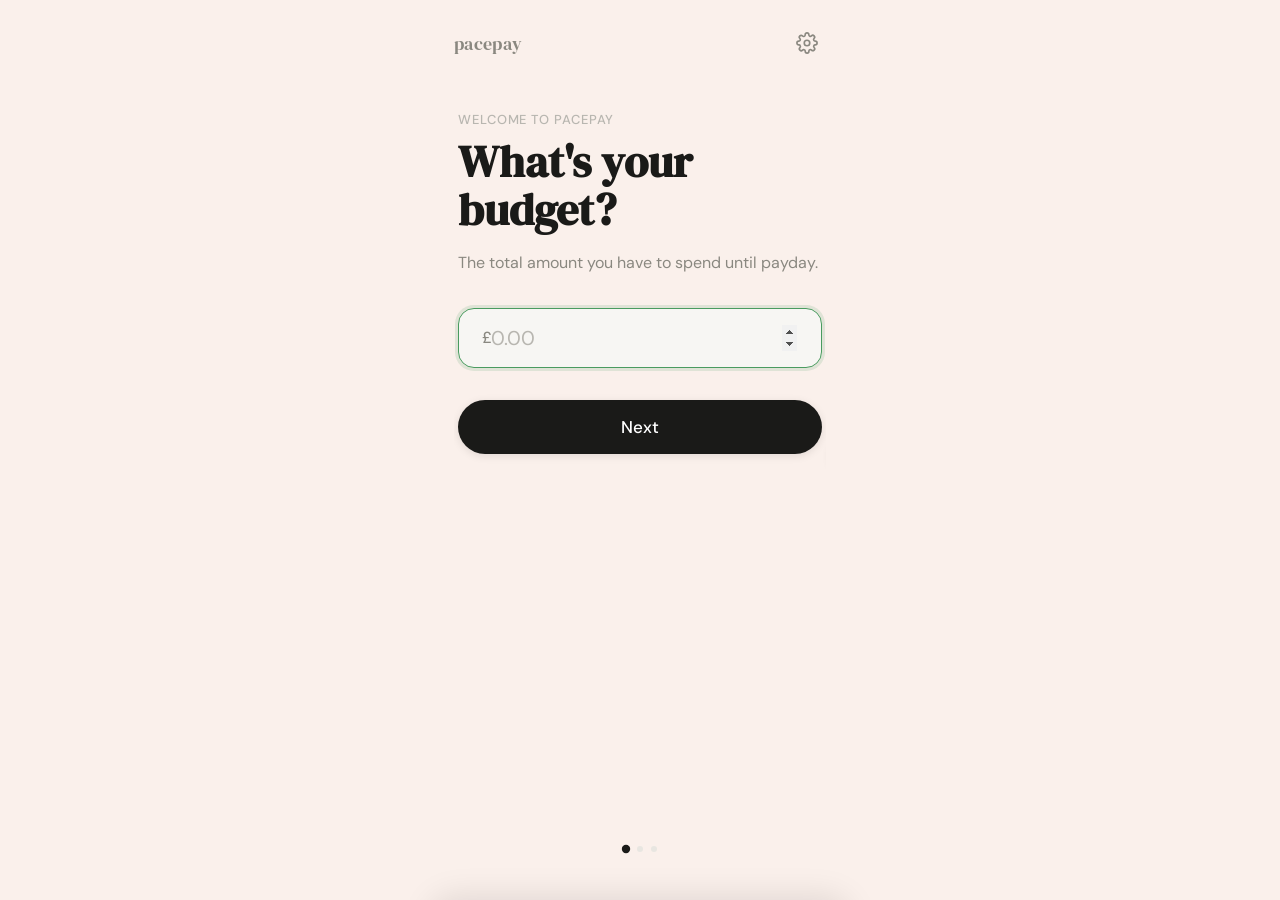
<file: index.html>
<!DOCTYPE html>
<html lang="en">
<head>
  <meta charset="UTF-8" />
  <meta name="viewport" content="width=device-width, initial-scale=1.0, maximum-scale=1.0, user-scalable=no, viewport-fit=cover" />
  <meta name="theme-color" content="#EDF5EE" />
  <meta name="apple-mobile-web-app-capable" content="yes" />
  <meta name="apple-mobile-web-app-status-bar-style" content="black-translucent" />
  <meta name="apple-mobile-web-app-title" content="PacePay" />
  <meta name="mobile-web-app-capable" content="yes" />
  <link rel="manifest" href="manifest.json" />
  <link rel="apple-touch-icon" href="icons/icon-180.png" />
  <link rel="icon" type="image/png" sizes="32x32" href="icons/favicon-32.png" />
  <title>PacePay</title>

  <!-- Fonts -->
  <link rel="preconnect" href="https://fonts.googleapis.com" />
  <link rel="preconnect" href="https://fonts.gstatic.com" crossorigin />
  <link href="https://fonts.googleapis.com/css2?family=DM+Serif+Display&family=DM+Sans:wght@400;500;700&display=swap" rel="stylesheet" />

  <!-- Styles (order matters) -->
  <link rel="stylesheet" href="css/variables.css" />
  <link rel="stylesheet" href="css/base.css" />
  <link rel="stylesheet" href="css/components.css" />
  <link rel="stylesheet" href="css/home.css" />
  <link rel="stylesheet" href="css/settings.css" />
</head>
<body>

  <div class="app-shell">

    <!-- ── Top bar (fixed, bleeds into status bar) ─ -->
    <header class="topbar">
      <span class="topbar__logo">pacepay</span>
      <button id="btn-settings" class="btn btn--icon" aria-label="Settings">
        <!-- Settings icon (inline SVG so no asset dependency) -->
        <svg width="22" height="22" viewBox="0 0 24 24" fill="none" stroke="currentColor" stroke-width="1.8" stroke-linecap="round" stroke-linejoin="round" aria-hidden="true">
          <circle cx="12" cy="12" r="3"/>
          <path d="M19.4 15a1.65 1.65 0 0 0 .33 1.82l.06.06a2 2 0 0 1-2.83 2.83l-.06-.06a1.65 1.65 0 0 0-1.82-.33 1.65 1.65 0 0 0-1 1.51V21a2 2 0 0 1-4 0v-.09A1.65 1.65 0 0 0 9 19.4a1.65 1.65 0 0 0-1.82.33l-.06.06a2 2 0 0 1-2.83-2.83l.06-.06A1.65 1.65 0 0 0 4.68 15a1.65 1.65 0 0 0-1.51-1H3a2 2 0 0 1 0-4h.09A1.65 1.65 0 0 0 4.6 9a1.65 1.65 0 0 0-.33-1.82l-.06-.06a2 2 0 0 1 2.83-2.83l.06.06A1.65 1.65 0 0 0 9 4.68a1.65 1.65 0 0 0 1-1.51V3a2 2 0 0 1 4 0v.09a1.65 1.65 0 0 0 1 1.51 1.65 1.65 0 0 0 1.82-.33l.06-.06a2 2 0 0 1 2.83 2.83l-.06.06A1.65 1.65 0 0 0 19.4 9a1.65 1.65 0 0 0 1.51 1H21a2 2 0 0 1 0 4h-.09a1.65 1.65 0 0 0-1.51 1z"/>
        </svg>
      </button>
    </header>

    <!-- ── Onboarding flow (shown when no budget set) ─ -->
    <section id="onboarding-section" class="onboarding hidden" aria-live="polite">

      <!-- Viewport: clips the sliding steps -->
      <div class="onboarding__viewport">
        <div id="onboarding-track" class="onboarding__track">

          <!-- Step 1 — Budget -->
          <div class="onboarding__step" data-step="1" aria-label="Step 1 of 3">
            <div class="onboarding__eyebrow">Welcome to PacePay</div>
            <h1 class="onboarding__title">What's your<br>budget?</h1>
            <p class="onboarding__body">The total amount you have to spend until payday.</p>

            <div class="input-currency onboarding__input-wrap">
              <span class="input-currency__symbol">£</span>
              <input
                id="ob-budget"
                class="input-field onboarding__input"
                type="number"
                inputmode="decimal"
                placeholder="0.00"
                min="1"
                step="0.01"
                autocomplete="off"
                aria-label="Budget amount in pounds"
              />
            </div>

            <button id="ob-step1-next" class="btn btn--primary onboarding__cta">Next</button>
          </div>

          <!-- Step 2 — Payday date -->
          <div class="onboarding__step" data-step="2" aria-label="Step 2 of 3">
            <div class="onboarding__eyebrow">Almost there</div>
            <h1 class="onboarding__title">When's<br>payday?</h1>
            <p class="onboarding__body">We'll spread your budget evenly across every day until then.</p>

            <input
              id="ob-payday"
              class="input-field onboarding__input"
              type="date"
              aria-label="Payday date"
              style="width:100%; margin-bottom: var(--space-xl)"
            />

            <button id="ob-step2-next" class="btn btn--primary onboarding__cta">Next</button>
            <button class="btn btn--ghost onboarding__back" data-ob-back="1">Back</button>
          </div>

          <!-- Step 3 — Confirm -->
          <div class="onboarding__step" data-step="3" aria-label="Step 3 of 3">
            <div class="onboarding__eyebrow">Looking good</div>
            <h1 class="onboarding__title">You're ready<br>to go</h1>
            <p class="onboarding__body">Here's your daily pace based on what you've told us.</p>

            <div class="onboarding__summary">
              <div class="onboarding__daily-amount" id="ob-daily-preview">£—</div>
              <div class="onboarding__daily-label">per day</div>
              <div class="onboarding__summary-details">
                <span id="ob-summary-days">— days</span>
                <span class="onboarding__summary-dot">·</span>
                <span id="ob-summary-budget">£—</span>
              </div>
            </div>

            <button id="ob-confirm" class="btn btn--primary onboarding__cta">Start tracking</button>
            <button class="btn btn--ghost onboarding__back" data-ob-back="2">Back</button>
          </div>

        </div><!-- /.onboarding__track -->
      </div><!-- /.onboarding__viewport -->

      <!-- Step dots -->
      <div class="onboarding__dots" aria-hidden="true">
        <span class="onboarding__dot is-active" data-dot="1"></span>
        <span class="onboarding__dot" data-dot="2"></span>
        <span class="onboarding__dot" data-dot="3"></span>
      </div>

    </section>

    <!-- ── Payday reset screen ──────────────────── -->
    <section id="reset-section" class="reset hidden">

      <div class="reset__header">
        <div class="reset__eyebrow">Payday</div>
        <h1 class="reset__title">Nice work<br>this period.</h1>
        <p class="reset__body">Here's how you did.</p>
      </div>

      <div class="reset__stat-card">
        <div class="reset__stat-label">Average daily spend</div>
        <div class="reset__stat-value" id="reset-avg-spend">£—</div>
        <div class="reset__stat-sub">
          <span id="reset-remaining-label">£— left over</span>
        </div>
      </div>

      <div class="reset__actions">
        <button id="btn-reset-fresh" class="btn btn--primary">Start fresh</button>
        <button id="btn-reset-rollover" class="btn btn--ghost reset__rollover-btn">Roll over remaining balance</button>
      </div>

    </section>

    <!-- ── New period form (shown after choosing fresh/rollover) ── -->
    <section id="new-period-section" class="new-period hidden">

      <div class="reset__eyebrow" id="new-period-eyebrow">New period</div>
      <h1 class="reset__title">When's your<br>next payday?</h1>

      <div class="new-period__fields">
        <label class="new-period__label" for="np-end-date">Payday date</label>
        <input
          id="np-end-date"
          class="input-field"
          type="date"
          aria-label="New payday date"
          style="margin-bottom: var(--space-lg)"
        />

        <label class="new-period__label" for="np-budget">Budget <span class="new-period__optional">(optional — leave to keep the same)</span></label>
        <div class="input-currency" style="margin-bottom: var(--space-xl)">
          <span class="input-currency__symbol">£</span>
          <input
            id="np-budget"
            class="input-field"
            type="number"
            inputmode="decimal"
            placeholder="0.00"
            min="1"
            step="0.01"
            autocomplete="off"
            aria-label="New budget amount"
          />
        </div>
      </div>

      <button id="btn-new-period-confirm" class="btn btn--primary">Let's go</button>
      <button id="btn-new-period-back" class="btn btn--ghost" style="width:100%; margin-top: var(--space-sm)">Back</button>

    </section>

    <!-- ── Main screen (shown when onboarded) ──── -->
    <main id="main-section" class="hidden">

      <p id="days-label" class="days-label">— days remaining</p>

      <!-- Hero: daily amount -->
      <section class="hero">
        <p class="hero__label">per day remaining</p>
        <h1 id="hero-amount" class="hero__amount">£—</h1>
        <div class="hero__status">
          <span id="status-pill" class="status-pill">—</span>
        </div>
      </section>

      <!-- Add spend row -->
      <div class="spend-row">
        <button id="btn-add-spend" class="btn btn--primary">Add spend</button>
      </div>

    </main>

  </div><!-- /.app-shell -->


  <!-- ── Overlay ───────────────────────────────── -->
  <div id="overlay" class="overlay" aria-hidden="true"></div>


  <!-- ── Add Spend Sheet ───────────────────────── -->
  <div id="sheet-spend" class="sheet" role="dialog" aria-modal="true" aria-labelledby="sheet-spend-title">
    <div class="sheet__handle"></div>
    <h2 id="sheet-spend-title" class="sheet__title">How much did you spend?</h2>

    <div class="input-currency" style="margin-bottom: var(--space-xl)">
      <span class="input-currency__symbol">£</span>
      <input
        id="spend-input"
        class="input-field"
        type="number"
        inputmode="decimal"
        placeholder="0.00"
        min="0"
        step="0.01"
        autocomplete="off"
      />
    </div>

    <button id="btn-spend-confirm" class="btn btn--primary">Add spend</button>

    <button
      data-close-sheet="sheet-spend"
      class="btn btn--ghost"
      style="margin-top: var(--space-md); width: 100%"
    >Cancel</button>
  </div>


  <!-- ── Settings panel (slides in from right) ── -->
  <div id="settings-panel" class="settings-panel" aria-label="Settings">

    <div class="settings-panel__inner">
      <div class="settings-page">

        <header class="settings-page__header">
          <button id="btn-back" class="btn btn--icon" aria-label="Back">
            <svg width="22" height="22" viewBox="0 0 24 24" fill="none" stroke="currentColor" stroke-width="1.8" stroke-linecap="round" stroke-linejoin="round">
              <polyline points="15 18 9 12 15 6"/>
            </svg>
          </button>
          <h1 class="settings-page__title">Settings</h1>
        </header>

        <section class="settings-section">
          <p class="settings-section__label">Budget period</p>
          <div class="settings-section__rows">
            <div class="settings-row" id="row-budget">
              <span class="settings-row__label">Starting budget</span>
              <span class="settings-row__value" id="val-budget">—</span>
              <svg class="settings-row__chevron" width="16" height="16" viewBox="0 0 24 24" fill="none" stroke="currentColor" stroke-width="2" stroke-linecap="round" stroke-linejoin="round"><polyline points="9 18 15 12 9 6"/></svg>
            </div>
            <div class="settings-row" id="row-start-date">
              <span class="settings-row__label">Start date</span>
              <span class="settings-row__value" id="val-start-date">—</span>
              <svg class="settings-row__chevron" width="16" height="16" viewBox="0 0 24 24" fill="none" stroke="currentColor" stroke-width="2" stroke-linecap="round" stroke-linejoin="round"><polyline points="9 18 15 12 9 6"/></svg>
            </div>
            <div class="settings-row" id="row-end-date">
              <span class="settings-row__label">Payday / end date</span>
              <span class="settings-row__value" id="val-end-date">—</span>
              <svg class="settings-row__chevron" width="16" height="16" viewBox="0 0 24 24" fill="none" stroke="currentColor" stroke-width="2" stroke-linecap="round" stroke-linejoin="round"><polyline points="9 18 15 12 9 6"/></svg>
            </div>
            <div class="settings-row" id="row-remaining">
              <span class="settings-row__label">Current remaining</span>
              <span class="settings-row__value" id="val-remaining">—</span>
              <svg class="settings-row__chevron" width="16" height="16" viewBox="0 0 24 24" fill="none" stroke="currentColor" stroke-width="2" stroke-linecap="round" stroke-linejoin="round"><polyline points="9 18 15 12 9 6"/></svg>
            </div>
          </div>
        </section>

        <section class="settings-section">
          <p class="settings-section__label">Pace thresholds</p>
          <div class="settings-section__rows">
            <div class="settings-row" id="row-warn">
              <span class="settings-row__label">Warning level</span>
              <span class="settings-row__value" id="val-warn">—/day</span>
              <svg class="settings-row__chevron" width="16" height="16" viewBox="0 0 24 24" fill="none" stroke="currentColor" stroke-width="2" stroke-linecap="round" stroke-linejoin="round"><polyline points="9 18 15 12 9 6"/></svg>
            </div>
            <div class="settings-row" id="row-danger">
              <span class="settings-row__label">Danger level</span>
              <span class="settings-row__value" id="val-danger">—/day</span>
              <svg class="settings-row__chevron" width="16" height="16" viewBox="0 0 24 24" fill="none" stroke="currentColor" stroke-width="2" stroke-linecap="round" stroke-linejoin="round"><polyline points="9 18 15 12 9 6"/></svg>
            </div>
          </div>
        </section>

        <section class="settings-section">
          <p class="settings-section__label">Spend history</p>
          <div id="spend-list-container">
            <p class="text-subtle" style="padding: var(--space-sm)">No spends recorded yet.</p>
          </div>
          <button id="btn-add-backdated" class="btn btn--ghost" style="margin-top: var(--space-sm); padding-left: 0">
            + Add spend for a previous date
          </button>
        </section>

        <section class="settings-section">
          <p class="settings-section__label">Notifications</p>
          <div class="settings-section__rows">
            <div class="settings-row" id="row-notifications">
              <span class="settings-row__label">Daily reminders</span>
              <span class="settings-row__value" id="val-notifications">Off</span>
              <svg class="settings-row__chevron" width="16" height="16" viewBox="0 0 24 24" fill="none" stroke="currentColor" stroke-width="2" stroke-linecap="round" stroke-linejoin="round"><polyline points="9 18 15 12 9 6"/></svg>
            </div>
          </div>
          <p class="settings-section__hint">7am daily budget · 7pm log reminder</p>
        </section>

        <section class="settings-section">
          <p class="settings-section__label">Add funds</p>
          <div class="settings-section__rows">
            <div class="settings-row" id="row-add-funds">
              <span class="settings-row__label">Add funds to budget</span>
              <svg class="settings-row__chevron" width="16" height="16" viewBox="0 0 24 24" fill="none" stroke="currentColor" stroke-width="2" stroke-linecap="round" stroke-linejoin="round"><polyline points="9 18 15 12 9 6"/></svg>
            </div>
          </div>
        </section>

        <section class="settings-section">
          <p class="settings-section__label">Reset</p>
          <div class="settings-section__rows">
            <div class="settings-row settings-row--danger" id="row-reset">
              <span class="settings-row__label">Reset budget period</span>
              <svg class="settings-row__chevron" width="16" height="16" viewBox="0 0 24 24" fill="none" stroke="currentColor" stroke-width="2" stroke-linecap="round" stroke-linejoin="round"><polyline points="9 18 15 12 9 6"/></svg>
            </div>
          </div>
        </section>

      </div><!-- /.settings-page -->
    </div><!-- /.settings-panel__inner -->

    <!-- Edit sheet -->
    <div id="sheet-edit" class="sheet" role="dialog" aria-modal="true" aria-labelledby="sheet-edit-title">
      <div class="sheet__handle"></div>
      <h2 id="sheet-edit-title" class="sheet__title">Edit</h2>
      <div class="input-currency" id="edit-currency-wrap" style="margin-bottom: var(--space-xl)">
        <span class="input-currency__symbol">£</span>
        <input id="edit-input" class="input-field" type="number" inputmode="decimal" autocomplete="off" />
      </div>
      <input id="edit-date-input" class="input-field hidden" type="date" style="margin-bottom: var(--space-xl)" />
      <button id="btn-edit-confirm" class="btn btn--primary">Save</button>
      <button data-close-sheet="sheet-edit" class="btn btn--ghost" style="margin-top: var(--space-md); width: 100%">Cancel</button>
    </div>

    <!-- Backdated spend sheet -->
    <div id="sheet-backdated" class="sheet" role="dialog" aria-modal="true" aria-labelledby="sheet-backdated-title">
      <div class="sheet__handle"></div>
      <h2 id="sheet-backdated-title" class="sheet__title">Add a past spend</h2>
      <label class="new-period__label" for="bd-date" style="display:block; margin-bottom: var(--space-sm)">Date</label>
      <input id="bd-date" class="input-field" type="date" style="margin-bottom: var(--space-xl)" />
      <label class="new-period__label" for="bd-amount" style="display:block; margin-bottom: var(--space-sm)">Amount</label>
      <div class="input-currency" style="margin-bottom: var(--space-xl)">
        <span class="input-currency__symbol">£</span>
        <input id="bd-amount" class="input-field" type="number" inputmode="decimal" placeholder="0.00" min="0.01" step="0.01" autocomplete="off" />
      </div>
      <button id="btn-backdated-confirm" class="btn btn--primary">Add spend</button>
      <button data-close-sheet="sheet-backdated" class="btn btn--ghost" style="margin-top: var(--space-md); width: 100%">Cancel</button>
    </div>

    <!-- Add funds sheet -->
    <div id="sheet-add-funds" class="sheet" role="dialog" aria-modal="true" aria-labelledby="sheet-add-funds-title">
      <div class="sheet__handle"></div>
      <h2 id="sheet-add-funds-title" class="sheet__title">Add funds</h2>
      <p style="font-size: var(--size-small); color: var(--colour-text-muted); margin-bottom: var(--space-xl); margin-top: calc(-1 * var(--space-md))">Gift, savings top-up, or anything extra.</p>
      <div class="input-currency" style="margin-bottom: var(--space-xl)">
        <span class="input-currency__symbol">£</span>
        <input id="add-funds-input" class="input-field" type="number" inputmode="decimal" placeholder="0.00" min="0.01" step="0.01" autocomplete="off" />
      </div>
      <button id="btn-add-funds-confirm" class="btn btn--primary">Add to budget</button>
      <button data-close-sheet="sheet-add-funds" class="btn btn--ghost" style="margin-top: var(--space-md); width: 100%">Cancel</button>
    </div>

    <!-- Overlay for sheets inside settings panel -->
    <div id="settings-overlay" class="overlay" aria-hidden="true"></div>

  </div><!-- /#settings-panel -->


  <!-- ── Scripts ───────────────────────────────── -->
  <script src="js/state.js"></script>
  <script src="js/ui.js"></script>
  <script src="js/notifications.js"></script>
  <script src="js/app.js"></script>
  <script src="js/settings.js"></script>

</body>
</html>
</file>
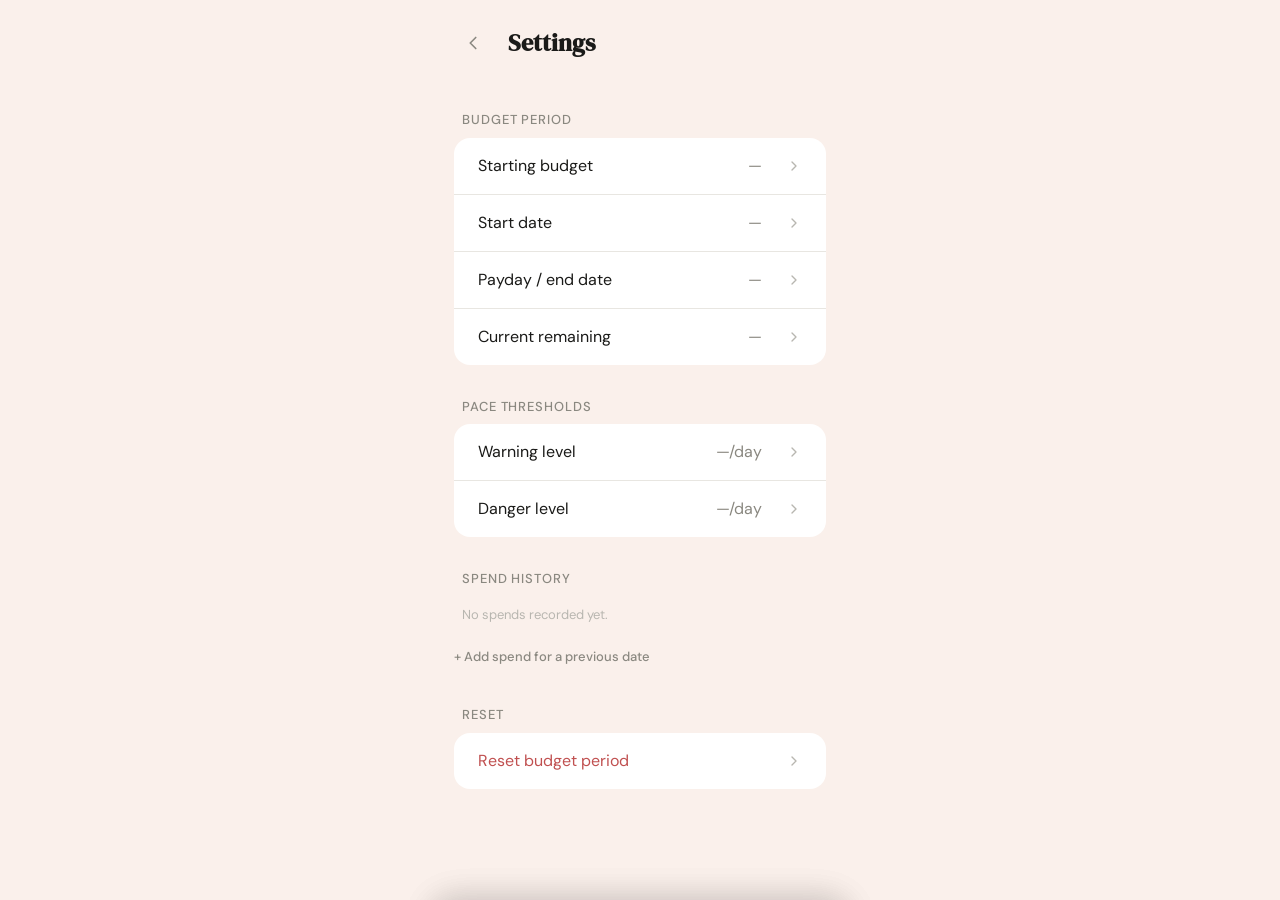
<file: settings.html>
<!DOCTYPE html>
<html lang="en">
<head>
  <meta charset="UTF-8" />
  <meta name="viewport" content="width=device-width, initial-scale=1.0, maximum-scale=1.0, user-scalable=no, viewport-fit=cover" />
  <meta name="theme-color" content="#EDF5EE" />
  <meta name="apple-mobile-web-app-capable" content="yes" />
  <meta name="apple-mobile-web-app-status-bar-style" content="black-translucent" />
  <meta name="apple-mobile-web-app-title" content="PacePay" />
  <meta name="mobile-web-app-capable" content="yes" />
  <link rel="manifest" href="manifest.json" />
  <link rel="apple-touch-icon" href="icons/icon-180.png" />
  <link rel="icon" type="image/png" sizes="32x32" href="icons/favicon-32.png" />
  <title>Settings — PacePay</title>

  <link rel="preconnect" href="https://fonts.googleapis.com" />
  <link rel="preconnect" href="https://fonts.gstatic.com" crossorigin />
  <link href="https://fonts.googleapis.com/css2?family=DM+Serif+Display&family=DM+Sans:wght@400;500;700&display=swap" rel="stylesheet" />

  <link rel="stylesheet" href="css/variables.css" />
  <link rel="stylesheet" href="css/base.css" />
  <link rel="stylesheet" href="css/components.css" />
  <link rel="stylesheet" href="css/settings.css" />
</head>
<body>

  <div class="app-shell">

    <div class="settings-page">

      <!-- Header -->
      <header class="settings-page__header">
        <button id="btn-back" class="btn btn--icon" aria-label="Back">
          <svg width="22" height="22" viewBox="0 0 24 24" fill="none" stroke="currentColor" stroke-width="1.8" stroke-linecap="round" stroke-linejoin="round">
            <polyline points="15 18 9 12 15 6"/>
          </svg>
        </button>
        <h1 class="settings-page__title">Settings</h1>
      </header>

      <!-- Section: Budget period -->
      <section class="settings-section">
        <p class="settings-section__label">Budget period</p>
        <div class="settings-section__rows">

          <div class="settings-row" id="row-budget">
            <span class="settings-row__label">Starting budget</span>
            <span class="settings-row__value" id="val-budget">—</span>
            <svg class="settings-row__chevron" width="16" height="16" viewBox="0 0 24 24" fill="none" stroke="currentColor" stroke-width="2" stroke-linecap="round" stroke-linejoin="round"><polyline points="9 18 15 12 9 6"/></svg>
          </div>

          <div class="settings-row" id="row-start-date">
            <span class="settings-row__label">Start date</span>
            <span class="settings-row__value" id="val-start-date">—</span>
            <svg class="settings-row__chevron" width="16" height="16" viewBox="0 0 24 24" fill="none" stroke="currentColor" stroke-width="2" stroke-linecap="round" stroke-linejoin="round"><polyline points="9 18 15 12 9 6"/></svg>
          </div>

          <div class="settings-row" id="row-end-date">
            <span class="settings-row__label">Payday / end date</span>
            <span class="settings-row__value" id="val-end-date">—</span>
            <svg class="settings-row__chevron" width="16" height="16" viewBox="0 0 24 24" fill="none" stroke="currentColor" stroke-width="2" stroke-linecap="round" stroke-linejoin="round"><polyline points="9 18 15 12 9 6"/></svg>
          </div>

          <div class="settings-row" id="row-remaining">
            <span class="settings-row__label">Current remaining</span>
            <span class="settings-row__value" id="val-remaining">—</span>
            <svg class="settings-row__chevron" width="16" height="16" viewBox="0 0 24 24" fill="none" stroke="currentColor" stroke-width="2" stroke-linecap="round" stroke-linejoin="round"><polyline points="9 18 15 12 9 6"/></svg>
          </div>

        </div>
      </section>

      <!-- Section: Thresholds -->
      <section class="settings-section">
        <p class="settings-section__label">Pace thresholds</p>
        <div class="settings-section__rows">

          <div class="settings-row" id="row-warn">
            <span class="settings-row__label">Warning level</span>
            <span class="settings-row__value" id="val-warn">—/day</span>
            <svg class="settings-row__chevron" width="16" height="16" viewBox="0 0 24 24" fill="none" stroke="currentColor" stroke-width="2" stroke-linecap="round" stroke-linejoin="round"><polyline points="9 18 15 12 9 6"/></svg>
          </div>

          <div class="settings-row" id="row-danger">
            <span class="settings-row__label">Danger level</span>
            <span class="settings-row__value" id="val-danger">—/day</span>
            <svg class="settings-row__chevron" width="16" height="16" viewBox="0 0 24 24" fill="none" stroke="currentColor" stroke-width="2" stroke-linecap="round" stroke-linejoin="round"><polyline points="9 18 15 12 9 6"/></svg>
          </div>

        </div>
      </section>

      <!-- Section: Spend history -->
      <section class="settings-section">
        <p class="settings-section__label">Spend history</p>
        <div id="spend-list-container">
          <!-- Populated by settings.js -->
          <p class="text-subtle" style="padding: var(--space-sm)">No spends recorded yet.</p>
        </div>
        <button id="btn-add-backdated" class="btn btn--ghost" style="margin-top: var(--space-sm); padding-left: 0">
          + Add spend for a previous date
        </button>
      </section>

      <!-- Section: Danger zone -->
      <section class="settings-section">
        <p class="settings-section__label">Reset</p>
        <div class="settings-section__rows">
          <div class="settings-row settings-row--danger" id="row-reset">
            <span class="settings-row__label">Reset budget period</span>
            <svg class="settings-row__chevron" width="16" height="16" viewBox="0 0 24 24" fill="none" stroke="currentColor" stroke-width="2" stroke-linecap="round" stroke-linejoin="round"><polyline points="9 18 15 12 9 6"/></svg>
          </div>
        </div>
      </section>

    </div><!-- /.settings-page -->
  </div><!-- /.app-shell -->


  <!-- ── Overlay ───────────────────────────────── -->
  <div id="overlay" class="overlay" aria-hidden="true"></div>


  <!-- ── Edit field sheet (reused for all single-value edits) ── -->
  <div id="sheet-edit" class="sheet" role="dialog" aria-modal="true" aria-labelledby="sheet-edit-title">
    <div class="sheet__handle"></div>
    <h2 id="sheet-edit-title" class="sheet__title">Edit</h2>

    <div class="input-currency" id="edit-currency-wrap" style="margin-bottom: var(--space-xl)">
      <span class="input-currency__symbol">£</span>
      <input id="edit-input" class="input-field" type="number" inputmode="decimal" autocomplete="off" />
    </div>

    <input id="edit-date-input" class="input-field hidden" type="date" style="margin-bottom: var(--space-xl)" />

    <button id="btn-edit-confirm" class="btn btn--primary">Save</button>
    <button data-close-sheet="sheet-edit" class="btn btn--ghost" style="margin-top: var(--space-md); width: 100%">Cancel</button>
  </div>


  <!-- ── Backdated spend sheet ───────────────── -->
  <div id="sheet-backdated" class="sheet" role="dialog" aria-modal="true" aria-labelledby="sheet-backdated-title">
    <div class="sheet__handle"></div>
    <h2 id="sheet-backdated-title" class="sheet__title">Add a past spend</h2>

    <label class="new-period__label" for="bd-date" style="display:block; margin-bottom: var(--space-sm)">Date</label>
    <input id="bd-date" class="input-field" type="date" style="margin-bottom: var(--space-xl)" />

    <label class="new-period__label" for="bd-amount" style="display:block; margin-bottom: var(--space-sm)">Amount</label>
    <div class="input-currency" style="margin-bottom: var(--space-xl)">
      <span class="input-currency__symbol">£</span>
      <input id="bd-amount" class="input-field" type="number" inputmode="decimal" placeholder="0.00" min="0.01" step="0.01" autocomplete="off" />
    </div>

    <button id="btn-backdated-confirm" class="btn btn--primary">Add spend</button>
    <button data-close-sheet="sheet-backdated" class="btn btn--ghost" style="margin-top: var(--space-md); width: 100%">Cancel</button>
  </div>


  <script src="js/state.js"></script>
  <script src="js/ui.js"></script>
  <script src="js/settings.js"></script>

</body>
</html>
</file>
<file: css/variables.css>
/* ============================================
   PACEPAY — Design Tokens & CSS Variables
   ============================================ */

:root {

  /* --- Colour: Neutral Base --- */
  --colour-bg:           #F7F6F3;
  --colour-surface:      #FFFFFF;
  --colour-border:       #E8E6E1;
  --colour-text-primary: #1A1A18;
  --colour-text-muted:   #8A8880;
  --colour-text-subtle:  #B8B6B0;

  /* --- Colour: Pace States (gentle, not alarming) --- */
  --colour-green-bg:     #EDF5EE;
  --colour-green-accent: #4A9B5F;
  --colour-green-text:   #2D6B3E;

  --colour-amber-bg:     #FDF5E8;
  --colour-amber-accent: #C9892A;
  --colour-amber-text:   #7A520F;

  --colour-red-bg:       #FCEEEE;
  --colour-red-accent:   #C05050;
  --colour-red-text:     #7A2A2A;

  /* --- App background (fixed, never changes) --- */
  --app-bg:              #FAF0EB;

  /* --- Active state (accent/text only — bg no longer changes) --- */
  --pace-bg:             var(--app-bg);
  --pace-accent:         var(--colour-green-accent);
  --pace-text:           var(--colour-green-text);

  /* --- Typography --- */
  --font-display:  'DM Serif Display', Georgia, serif;
  --font-body:     'DM Sans', system-ui, sans-serif;

  --size-daily:    4rem;     /* big central number */
  --size-label:    0.875rem;
  --size-body:     1rem;
  --size-small:    0.8125rem;

  --weight-normal: 400;
  --weight-medium: 500;
  --weight-bold:   700;

  /* --- Spacing --- */
  --space-xs:  0.25rem;
  --space-sm:  0.5rem;
  --space-md:  1rem;
  --space-lg:  1.5rem;
  --space-xl:  2rem;
  --space-2xl: 3rem;
  --space-3xl: 4rem;

  /* --- Layout --- */
  --max-width:     420px;
  --radius-sm:     8px;
  --radius-md:     16px;
  --radius-lg:     24px;
  --radius-full:   999px;

  /* --- Shadow --- */
  --shadow-card:   0 2px 16px rgba(0,0,0,0.06), 0 1px 4px rgba(0,0,0,0.04);
  --shadow-button: 0 2px 8px rgba(0,0,0,0.10);

  /* --- Motion --- */
  --ease-out:      cubic-bezier(0.22, 1, 0.36, 1);
  --duration-fast: 150ms;
  --duration-base: 280ms;
  --duration-slow: 500ms;
}
</file>
<file: css/base.css>
/* ============================================
   PACEPAY — Reset & Base
   ============================================ */

*, *::before, *::after {
  box-sizing: border-box;
  margin: 0;
  padding: 0;
}

html, body {
  background-color: #FAF0EB;
}

html {
  font-size: 16px;
  -webkit-text-size-adjust: 100%;
  height: 100%;
  overflow: hidden;
}

body {
  font-family: var(--font-body);
  font-size: var(--size-body);
  font-weight: var(--weight-normal);
  color: var(--colour-text-primary);
  height: 100%;
  overflow: hidden;
  line-height: 1.5;
  -webkit-font-smoothing: antialiased;
  -moz-osx-font-smoothing: grayscale;
}

/* Utility: screen-reader only */
.sr-only {
  position: absolute;
  width: 1px;
  height: 1px;
  overflow: hidden;
  clip: rect(0 0 0 0);
  white-space: nowrap;
}

/* Utility: hide */
.hidden {
  display: none !important;
}

/* Utility: muted text */
.text-muted {
  color: var(--colour-text-muted);
}

/* Utility: subtle text */
.text-subtle {
  color: var(--colour-text-subtle);
  font-size: var(--size-small);
}

/* Layout wrapper */
.app-shell {
  display: flex;
  flex-direction: column;
  min-height: 100dvh;
  max-width: var(--max-width);
  margin: 0 auto;
  padding: env(safe-area-inset-top) var(--space-lg) env(safe-area-inset-bottom);
}
</file>
<file: css/components.css>
/* ============================================
   PACEPAY — Components
   ============================================ */

/* --- Card --- */
.card {
  background: var(--colour-surface);
  border-radius: var(--radius-lg);
  box-shadow: var(--shadow-card);
  padding: var(--space-xl);
}

.card--sm {
  padding: var(--space-lg);
  border-radius: var(--radius-md);
}

/* --- Button: Primary --- */
.btn {
  display: inline-flex;
  align-items: center;
  justify-content: center;
  gap: var(--space-sm);
  font-family: var(--font-body);
  font-size: var(--size-body);
  font-weight: var(--weight-medium);
  border: none;
  border-radius: var(--radius-full);
  cursor: pointer;
  transition:
    transform var(--duration-fast) var(--ease-out),
    box-shadow var(--duration-fast) var(--ease-out),
    background-color var(--duration-base) var(--ease-out);
  -webkit-tap-highlight-color: transparent;
  user-select: none;
}

.btn:active {
  transform: scale(0.97);
}

.btn--primary {
  background-color: var(--colour-text-primary);
  color: #FFFFFF;
  padding: var(--space-md) var(--space-2xl);
  box-shadow: var(--shadow-button);
  width: 100%;
  font-size: 1.0625rem;
  letter-spacing: 0.01em;
}

.btn--primary:hover {
  box-shadow: 0 4px 16px rgba(0,0,0,0.18);
}

.btn--ghost {
  background: transparent;
  color: var(--colour-text-muted);
  padding: var(--space-sm) var(--space-md);
  font-size: var(--size-small);
}

.btn--ghost:hover {
  color: var(--colour-text-primary);
}

.btn--icon {
  background: transparent;
  border: none;
  padding: var(--space-sm);
  color: var(--colour-text-muted);
  border-radius: var(--radius-sm);
  line-height: 1;
}

.btn--icon:hover {
  color: var(--colour-text-primary);
  background: var(--colour-border);
}

/* --- Input --- */
.input-field {
  width: 100%;
  font-family: var(--font-body);
  font-size: 1rem; /* must stay ≥16px — iOS auto-zooms below this */
  color: var(--colour-text-primary);
  background: var(--colour-bg);
  border: 1.5px solid var(--colour-border);
  border-radius: var(--radius-md);
  padding: var(--space-md) var(--space-lg);
  outline: none;
  transition:
    border-color var(--duration-fast) var(--ease-out),
    box-shadow var(--duration-fast) var(--ease-out);
  -webkit-appearance: none;
}

.input-field:focus {
  border-color: var(--pace-accent);
  box-shadow: 0 0 0 3px color-mix(in srgb, var(--pace-accent) 15%, transparent);
}

.input-field::placeholder {
  color: var(--colour-text-subtle);
}

/* --- Input: currency prefix wrapper --- */
.input-currency {
  position: relative;
  display: flex;
  align-items: center;
}

.input-currency__symbol {
  position: absolute;
  left: var(--space-lg);
  color: var(--colour-text-muted);
  font-weight: var(--weight-medium);
  pointer-events: none;
}

.input-currency .input-field {
  padding-left: 2rem;
}

/* --- Shake (validation feedback) --- */
@keyframes shake {
  0%   { transform: translateX(0); }
  20%  { transform: translateX(-6px); }
  40%  { transform: translateX(6px); }
  60%  { transform: translateX(-4px); }
  80%  { transform: translateX(4px); }
  100% { transform: translateX(0); }
}

.shake {
  animation: shake 320ms var(--ease-out);
  border-color: var(--colour-red-accent) !important;
}

/* --- Divider --- */
.divider {
  height: 1px;
  background: var(--colour-border);
  border: none;
  margin: var(--space-lg) 0;
}

/* --- Status pill --- */
.status-pill {
  display: inline-flex;
  align-items: center;
  gap: var(--space-xs);
  font-size: var(--size-small);
  font-weight: var(--weight-medium);
  color: var(--pace-text);
  background: color-mix(in srgb, var(--pace-accent) 12%, transparent);
  padding: var(--space-xs) var(--space-md);
  border-radius: var(--radius-full);
  transition:
    color var(--duration-slow) var(--ease-out),
    background var(--duration-slow) var(--ease-out);
}

/* --- Overlay / Modal backdrop --- */
.overlay {
  position: fixed;
  inset: 0;
  background: transparent;
  backdrop-filter: blur(0px);
  -webkit-backdrop-filter: blur(0px);
  z-index: 100;
  opacity: 0;
  pointer-events: none;
  transition:
    opacity var(--duration-base) var(--ease-out),
    backdrop-filter var(--duration-base) var(--ease-out),
    -webkit-backdrop-filter var(--duration-base) var(--ease-out);
}

.overlay.is-open {
  opacity: 1;
  pointer-events: auto;
  backdrop-filter: blur(12px);
  -webkit-backdrop-filter: blur(12px);
}

/* --- Sheet (bottom drawer) --- */
.sheet {
  position: fixed;
  bottom: 0;
  left: 50%;
  transform: translateX(-50%) translateY(100%);
  width: 100%;
  max-width: var(--max-width);
  max-height: 92dvh;
  overflow-y: auto;
  background: var(--colour-surface);
  border-radius: var(--radius-lg) var(--radius-lg) 0 0;
  padding: var(--space-xl) var(--space-lg) var(--space-3xl);
  z-index: 101;
  transition: transform var(--duration-slow) var(--ease-out);
  box-shadow: 0 -4px 32px rgba(0,0,0,0.10);
}

.sheet.is-open {
  transform: translateX(-50%) translateY(0);
}

.sheet__handle {
  width: 40px;
  height: 4px;
  background: var(--colour-border);
  border-radius: var(--radius-full);
  margin: 0 auto var(--space-xl);
}

.sheet__title {
  font-family: var(--font-display);
  font-size: 1.375rem;
  margin-bottom: var(--space-xl);
  text-align: center;
}
</file>
<file: css/home.css>
/* ============================================
   PACEPAY — Home Screen
   ============================================ */

/* --- Top bar --- */
.topbar {
  display: flex;
  align-items: center;
  justify-content: space-between;
  padding: var(--space-lg) 0 var(--space-md);
}

.topbar__logo {
  font-family: var(--font-display);
  font-size: 1.125rem;
  color: var(--colour-text-muted);
  letter-spacing: 0.02em;
}

/* --- Hero: daily number --- */
.hero {
  flex: 1;
  display: flex;
  flex-direction: column;
  align-items: center;
  justify-content: center;
  text-align: center;
  gap: var(--space-sm);
  padding: var(--space-3xl) 0;
}

.hero__amount {
  font-family: var(--font-display);
  font-size: clamp(3.5rem, 18vw, 5.5rem);
  font-weight: var(--weight-normal);
  line-height: 1;
  color: var(--colour-text-primary);
  letter-spacing: -0.02em;
}

@keyframes hero-pulse {
  0%   { transform: scale(1);    opacity: 1; }
  30%  { transform: scale(1.04); opacity: 0.85; }
  100% { transform: scale(1);    opacity: 1; }
}

.hero--pulse {
  animation: hero-pulse 500ms var(--ease-out) forwards;
}

.hero__label {
  font-size: var(--size-label);
  color: var(--colour-text-muted);
  letter-spacing: 0.06em;
  text-transform: uppercase;
  font-weight: var(--weight-medium);
}

.hero__status {
  margin-top: var(--space-sm);
}

/* --- Spend input row (inline, below hero) --- */
.spend-row {
  display: flex;
  flex-direction: column;
  align-items: center;
  gap: var(--space-md);
  padding-bottom: var(--space-2xl);
}

.spend-row__input-wrap {
  width: 100%;
}

/* --- Progress bar: days remaining --- */
.progress-bar {
  width: 100%;
  height: 4px;
  background: var(--colour-border);
  border-radius: var(--radius-full);
  overflow: hidden;
  margin-bottom: var(--space-lg);
}

.progress-bar__fill {
  height: 100%;
  background: var(--pace-accent);
  border-radius: var(--radius-full);
  transition:
    width var(--duration-slow) var(--ease-out),
    background-color var(--duration-slow) var(--ease-out);
}

/* --- Days remaining label --- */
.days-label {
  text-align: center;
  font-size: var(--size-small);
  color: var(--colour-text-subtle);
  margin-bottom: var(--space-2xl);
}

/* --- Payday reset screen --- */
.reset {
  display: flex;
  flex-direction: column;
  flex: 1;
  padding-top: var(--space-xl);
}

.reset__eyebrow {
  font-size: var(--size-small);
  font-weight: var(--weight-medium);
  color: var(--colour-text-subtle);
  letter-spacing: 0.07em;
  text-transform: uppercase;
  margin-bottom: var(--space-sm);
}

.reset__title {
  font-family: var(--font-display);
  font-size: clamp(2rem, 10vw, 2.75rem);
  line-height: 1.1;
  color: var(--colour-text-primary);
  margin-bottom: var(--space-md);
}

.reset__body {
  font-size: var(--size-body);
  color: var(--colour-text-muted);
  margin-bottom: var(--space-xl);
}

.reset__stat-card {
  background: var(--colour-surface);
  border-radius: var(--radius-lg);
  box-shadow: var(--shadow-card);
  padding: var(--space-xl);
  text-align: center;
  margin-bottom: var(--space-xl);
}

.reset__stat-label {
  font-size: var(--size-small);
  font-weight: var(--weight-medium);
  color: var(--colour-text-muted);
  letter-spacing: 0.06em;
  text-transform: uppercase;
  margin-bottom: var(--space-sm);
}

.reset__stat-value {
  font-family: var(--font-display);
  font-size: clamp(3rem, 16vw, 4.5rem);
  line-height: 1;
  color: var(--colour-text-primary);
  letter-spacing: -0.02em;
  margin-bottom: var(--space-sm);
}

.reset__stat-sub {
  font-size: var(--size-small);
  color: var(--colour-text-subtle);
}

.reset__actions {
  display: flex;
  flex-direction: column;
  gap: var(--space-sm);
}

.reset__rollover-btn {
  color: var(--colour-text-muted);
  font-size: var(--size-body);
}

/* --- New period form --- */
.new-period {
  display: flex;
  flex-direction: column;
  flex: 1;
  padding-top: var(--space-xl);
}

.new-period__fields {
  margin-bottom: var(--space-md);
}

.new-period__label {
  display: block;
  font-size: var(--size-small);
  font-weight: var(--weight-medium);
  color: var(--colour-text-muted);
  margin-bottom: var(--space-sm);
}

.new-period__optional {
  font-weight: var(--weight-normal);
  color: var(--colour-text-subtle);
}

/* --- Onboarding multi-step flow --- */
.onboarding {
  display: flex;
  flex-direction: column;
  flex: 1;
  padding-top: var(--space-xl);
}

.onboarding__viewport {
  overflow: hidden;
  flex: 1;
}

.onboarding__track {
  display: grid;
  grid-template-columns: repeat(3, 100%);
  transition: transform var(--duration-slow) var(--ease-out);
  will-change: transform;
}

.onboarding__track[data-current="1"] { transform: translateX(0); }
.onboarding__track[data-current="2"] { transform: translateX(-100%); }
.onboarding__track[data-current="3"] { transform: translateX(-200%); }

.onboarding__step {
  min-width: 0;
  padding: 0 var(--space-xs);
  display: flex;
  flex-direction: column;
  align-items: flex-start;
}

/* Typography */
.onboarding__eyebrow {
  font-size: var(--size-small);
  font-weight: var(--weight-medium);
  color: var(--colour-text-subtle);
  letter-spacing: 0.07em;
  text-transform: uppercase;
  margin-bottom: var(--space-sm);
}

.onboarding__title {
  font-family: var(--font-display);
  font-size: clamp(2rem, 10vw, 2.75rem);
  line-height: 1.1;
  color: var(--colour-text-primary);
  margin-bottom: var(--space-md);
}

.onboarding__body {
  font-size: var(--size-body);
  color: var(--colour-text-muted);
  line-height: 1.6;
  margin-bottom: var(--space-xl);
}

/* Input */
.onboarding__input-wrap {
  width: 100%;
  margin-bottom: var(--space-xl);
}

.onboarding__input {
  width: 100%;
  font-size: 1.25rem;
  padding: var(--space-md) var(--space-lg);
}

.onboarding__input-wrap .onboarding__input {
  padding-left: 2rem;
}

/* Buttons */
.onboarding__cta {
  width: 100%;
  margin-bottom: var(--space-sm);
}

.onboarding__back {
  width: 100%;
  color: var(--colour-text-subtle);
}

/* Step 3 summary card */
.onboarding__summary {
  width: 100%;
  background: var(--colour-surface);
  border-radius: var(--radius-lg);
  box-shadow: var(--shadow-card);
  padding: var(--space-xl);
  text-align: center;
  margin-bottom: var(--space-xl);
}

.onboarding__daily-amount {
  font-family: var(--font-display);
  font-size: clamp(3rem, 16vw, 4.5rem);
  line-height: 1;
  color: var(--colour-text-primary);
  letter-spacing: -0.02em;
}

.onboarding__daily-label {
  font-size: var(--size-small);
  font-weight: var(--weight-medium);
  color: var(--colour-text-muted);
  letter-spacing: 0.06em;
  text-transform: uppercase;
  margin-top: var(--space-xs);
  margin-bottom: var(--space-md);
}

.onboarding__summary-details {
  font-size: var(--size-small);
  color: var(--colour-text-subtle);
  display: flex;
  align-items: center;
  justify-content: center;
  gap: var(--space-sm);
}

.onboarding__summary-dot {
  opacity: 0.5;
}

/* Step indicator dots */
.onboarding__dots {
  display: flex;
  justify-content: center;
  gap: var(--space-sm);
  padding: var(--space-lg) 0 var(--space-2xl);
}

.onboarding__dot {
  width: 6px;
  height: 6px;
  border-radius: var(--radius-full);
  background: var(--colour-border);
  transition: background var(--duration-base) var(--ease-out),
              transform var(--duration-base) var(--ease-out);
}

.onboarding__dot.is-active {
  background: var(--colour-text-primary);
  transform: scale(1.4);
}
</file>
<file: css/settings.css>
/* ============================================
   PACEPAY — Settings Page
   ============================================ */

/* --- Settings panel (full-screen slide-in) --- */
.settings-panel {
  position: fixed;
  inset: 0;
  z-index: 200;
  transform: translateX(100%);
  transition: transform var(--duration-slow) var(--ease-out);
  background-color: var(--app-bg);
}

.settings-panel.is-open {
  transform: translateX(0);
}

.settings-panel__inner {
  position: absolute;
  inset: 0;
  overflow-y: auto;
  -webkit-overflow-scrolling: touch;
  padding: env(safe-area-inset-top) var(--space-lg) env(safe-area-inset-bottom);
}

/* --- Settings page content --- */
.settings-page {
  padding: var(--space-lg) 0 var(--space-3xl);
}

.settings-page__header {
  display: flex;
  align-items: center;
  gap: var(--space-md);
  margin-bottom: var(--space-2xl);
}

.settings-page__back {
  /* uses .btn--icon */
}

.settings-page__title {
  font-family: var(--font-display);
  font-size: 1.5rem;
  color: var(--colour-text-primary);
}

/* --- Settings section --- */
.settings-section {
  margin-bottom: var(--space-xl);
}

.settings-section__label {
  font-size: var(--size-small);
  font-weight: var(--weight-medium);
  color: var(--colour-text-muted);
  text-transform: uppercase;
  letter-spacing: 0.07em;
  margin-bottom: var(--space-sm);
  padding: 0 var(--space-sm);
}

/* --- Settings row --- */
.settings-row {
  display: flex;
  align-items: center;
  justify-content: space-between;
  background: var(--colour-surface);
  padding: var(--space-md) var(--space-lg);
  border-bottom: 1px solid var(--colour-border);
  cursor: pointer;
  transition: background var(--duration-fast) var(--ease-out);
  gap: var(--space-md);
}

.settings-row:first-of-type {
  border-radius: var(--radius-md) var(--radius-md) 0 0;
}

.settings-row:last-of-type {
  border-radius: 0 0 var(--radius-md) var(--radius-md);
  border-bottom: none;
}

.settings-row:only-of-type {
  border-radius: var(--radius-md);
  border-bottom: none;
}

.settings-row:hover {
  background: var(--colour-bg);
}

.settings-row__label {
  font-size: var(--size-body);
  color: var(--colour-text-primary);
  flex: 1;
}

.settings-row__value {
  font-size: var(--size-body);
  color: var(--colour-text-muted);
  font-variant-numeric: tabular-nums;
  text-align: right;
  min-width: 80px;
}

.settings-row__chevron {
  color: var(--colour-text-subtle);
  flex-shrink: 0;
  margin-left: var(--space-sm);
}

/* --- Section hint text --- */
.settings-section__hint {
  font-size: var(--size-small);
  color: var(--colour-text-subtle);
  padding: var(--space-sm) var(--space-sm) 0;
}

/* --- Sheet field label --- */
.new-period__label {
  font-size: var(--size-small);
  font-weight: var(--weight-medium);
  color: var(--colour-text-muted);
}

/* --- Danger zone --- */
.settings-row--danger .settings-row__label {
  color: var(--colour-red-accent);
}

/* --- Spend history list --- */
.spend-list {
  display: flex;
  flex-direction: column;
  gap: 1px;
  background: var(--colour-border);
  border-radius: var(--radius-md);
  overflow: hidden;
}

.spend-item {
  display: flex;
  align-items: center;
  justify-content: space-between;
  background: var(--colour-surface);
  padding: var(--space-md) var(--space-lg);
  gap: var(--space-md);
}

.spend-item__date {
  font-size: var(--size-small);
  color: var(--colour-text-muted);
  min-width: 80px;
}

.spend-item__amount {
  font-variant-numeric: tabular-nums;
  font-weight: var(--weight-medium);
}

.spend-item__actions {
  display: flex;
  gap: var(--space-sm);
  margin-left: auto;
}

.spend-item__delete {
  color: var(--colour-red-accent);
  font-size: var(--size-small);
  background: none;
  border: none;
  cursor: pointer;
  padding: var(--space-xs) var(--space-sm);
}
</file>
